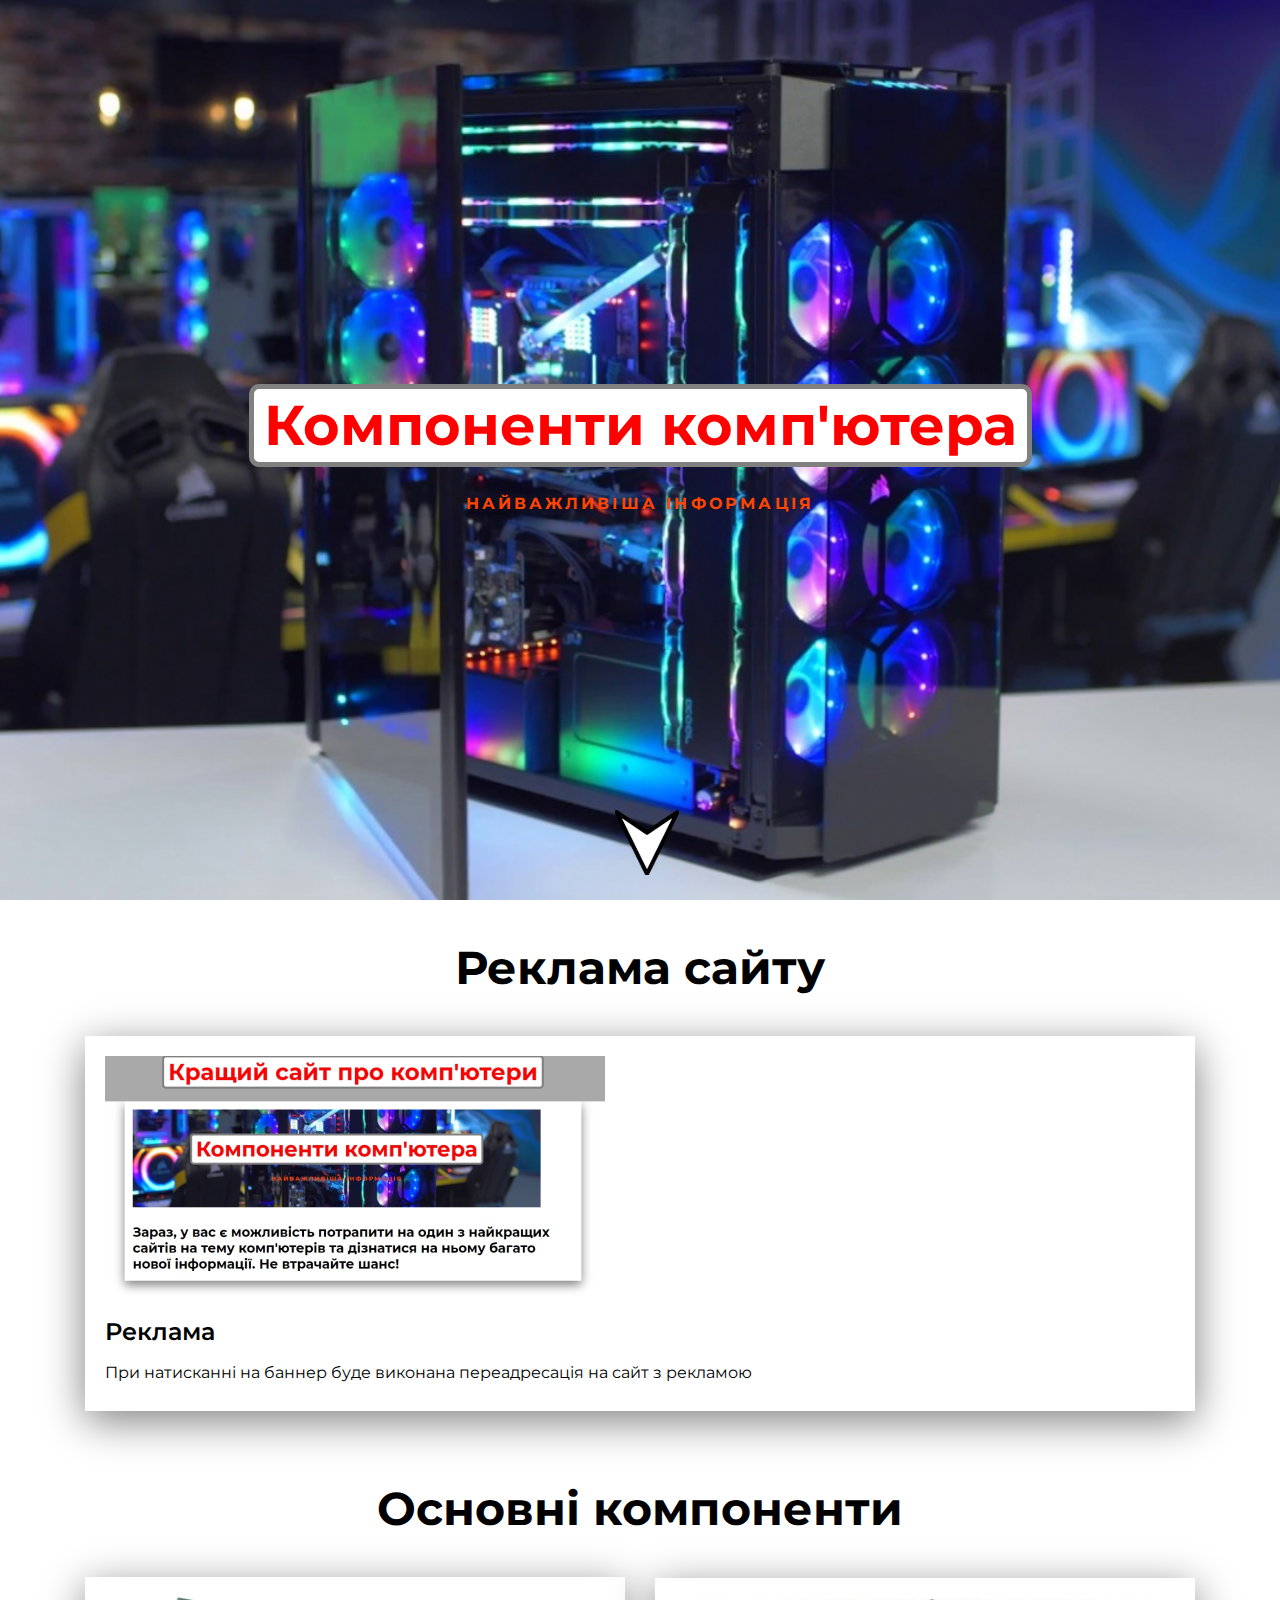
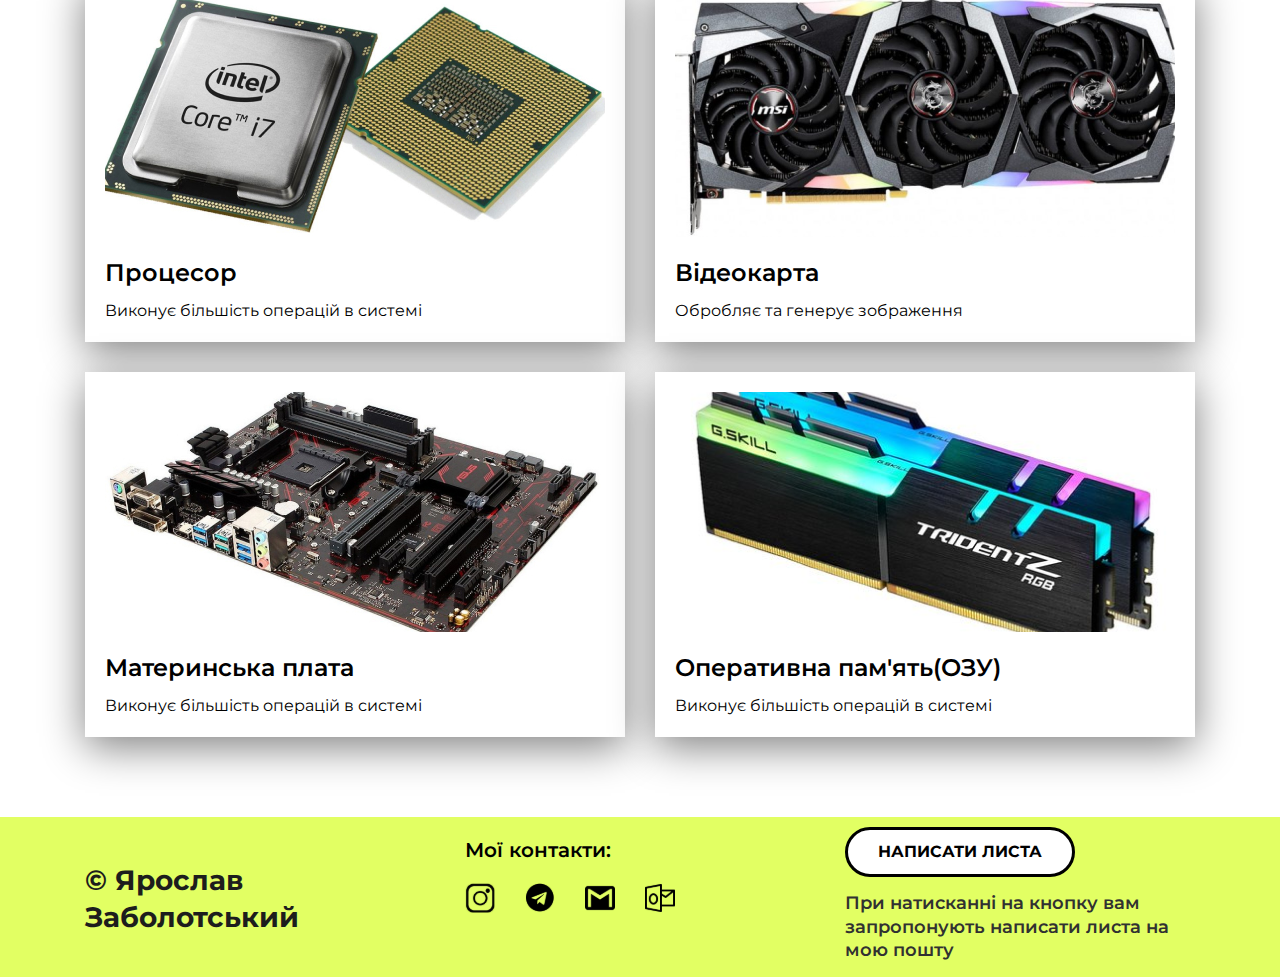
<file: index.html>
<html>
    <head>
        <title>Компоненти комп'ютера</title>
        <link rel="stylesheet" href="./css/index-styles.css">
        <link href="https://fonts.googleapis.com/css2?family=Montserrat:wght@400;600;700&display=swap" rel="stylesheet">
        <link rel="shortcut icon" href="./pic/icons/site-ico.ico" type="image/x-icon">
    </head>
    <body>
        <div class="header"> 
            <h1 class="header-title">Компоненти комп'ютера</h1>
            <p class="header-sub">Найважливіша інформація</p>
            <div class="header-arrow">
                <img src="./pic/arrow.svg" alt="arrow">
            </div>
        </div>
        <div class="menu">
            <div class="container">
                   <h2 class="componentlist-header">Реклама сайту</h2>
                   <a href="./ad.html" class="reklama" target="blank">
                   <div class="card-wrapper">
                    <div class="card-ad">
                        <img class="card-img" src="./pic/ad/ad-preview.jpg" alt="ad-preview">
                        <h3 class="card-title">Реклама</h3>
                        <p>При натисканні на баннер буде виконана переадресація на сайт з рекламою</p>
                    </div>
                   </div>
                   </a>
                   <h2 class="componentlist-header">Основні компоненти</h2>
                   <div class="card-wrapper">
                    <a href="./processor.html" name="top" class="proc-href">
                   <div class="card" style="margin-bottom: 30px;">
                       <img class="card-img" src="./pic/components-pic/processor.jpg" alt="Процессор">
                       <h3 class="card-title">Процесор</h3>
                       <p>Виконує більшість операцій в системі</p>
                   </div>
                </a>
                    <a href="./videokarta.html" name="top" class="proc-href">
                   <div class="card" style="margin-bottom: 30px;">
                        <img class="card-img" src="./pic/components-pic/videokarta.png" alt="Відеокарта">
                        <h3 class="card-title">Відеокарта</h3>
                        <p> Обробляє та генерує зображення</p>
                   </div>
                    </a>
                   <div class="card" style="margin-bottom: 30px;">
                        <img class="card-img" src="./pic/components-pic/materinka.jpg" alt="Материнська плата">
                        <h3 class="card-title">Материнська плата</h3>
                        <p>Виконує більшість операцій в системі</p>
                   </div>
                   <div class="card" style="margin-bottom: 30px;">
                        <img class="card-img" src="./pic/components-pic/operativa.png" alt="Оперативна пам'ять">
                        <h3 class="card-title">Оперативна пам'ять(ОЗУ)</h3>
                        <p>Виконує більшість операцій в системі</p>
                   </div>
                </div>
            </div>
        </div>
        <div class="contact">
            <div class="container" style="margin-bottom: 0%;">
                <div class="contact-row">
                    <div class="copyright copy-column">
                        <div class="copy-name">
                            &copy Ярослав Заболотський
                        </div>
                        <p></p>
                    </div>
                    <div class="contact-icons copy-column">
                        <p>Мої контакти:</p>
                        <div class="contact-icons-row">
                            <a href="https://www.instagram.com/memerchik/" target="blank">
                                <img src="./pic/icons/instagram.svg" alt="instagram" class="iconn">
                            </a>
                            <a href="https://t.me/memerchik" target="blank">
                                <img src="./pic/icons/telegram.svg" alt="telegram" class="iconn">
                            </a>
                            <a href="mailto:yaro3245gmail.com" target="blank">
                                <img src="./pic/icons/gmail.svg" alt="gmail" class="iconn">
                            </a>
                            <a href="mailto:zabolotskyi@dlit.dp.ua" target="blank">
                                <img src="./pic/icons/outlook.svg" alt="outlook" class="iconn">
                            </a>
                        </div>
                    </div>
                    <div class="contact-write copy-column">
                        <a href="mailto:yaro3245gmail.com" class="contact-button" target="blank">
                            Написати листа
                        </a>
                        <p>При натисканні на кнопку вам запропонують написати листа на мою пошту</p>
                    </div>
                </div>
            </div>
        </div>
    </body> 
</html>
</file>
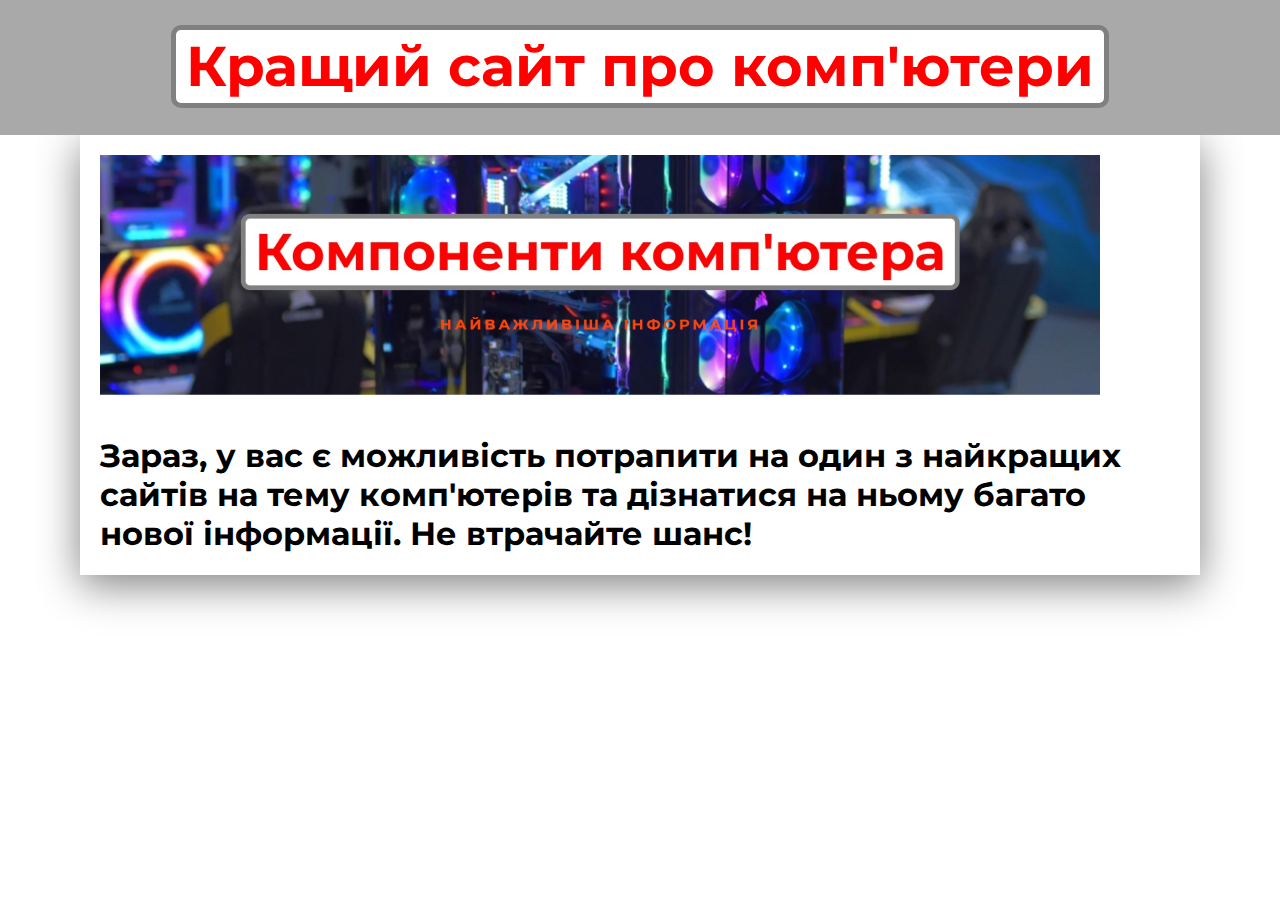
<file: ad.html>
<html>
    <head>
        <title>Компоненти комп'ютера</title>
        <link rel="stylesheet" href="./css/ad-styles.css">
        <link rel="shortcut icon" href="./pic/icons/site-ico.ico" type="image/x-icon">
        <link href="https://fonts.googleapis.com/css2?family=Montserrat:wght@400;600;700&display=swap" rel="stylesheet">
    </head>
    <body>
        <div class="header">
            <h1 class="header-title">Кращий сайт про комп'ютери</h1>
        </div>
        <a href="./index.html" class="ad-link" target="blank">
        <div class="menu">
        <div class="card-wrapper">
        <div class="card-ad">
            <img src="./pic/ad/ad.jpg" alt="ad" class="card-img">
            <h1>Зараз, у вас є можливість потрапити на один з найкращих сайтів на тему комп'ютерів та дізнатися на ньому багато нової інформації. Не втрачайте шанс!</h1>
        </div>
        </div>
    </div>
    </a>
    </body>
</html>
</file>
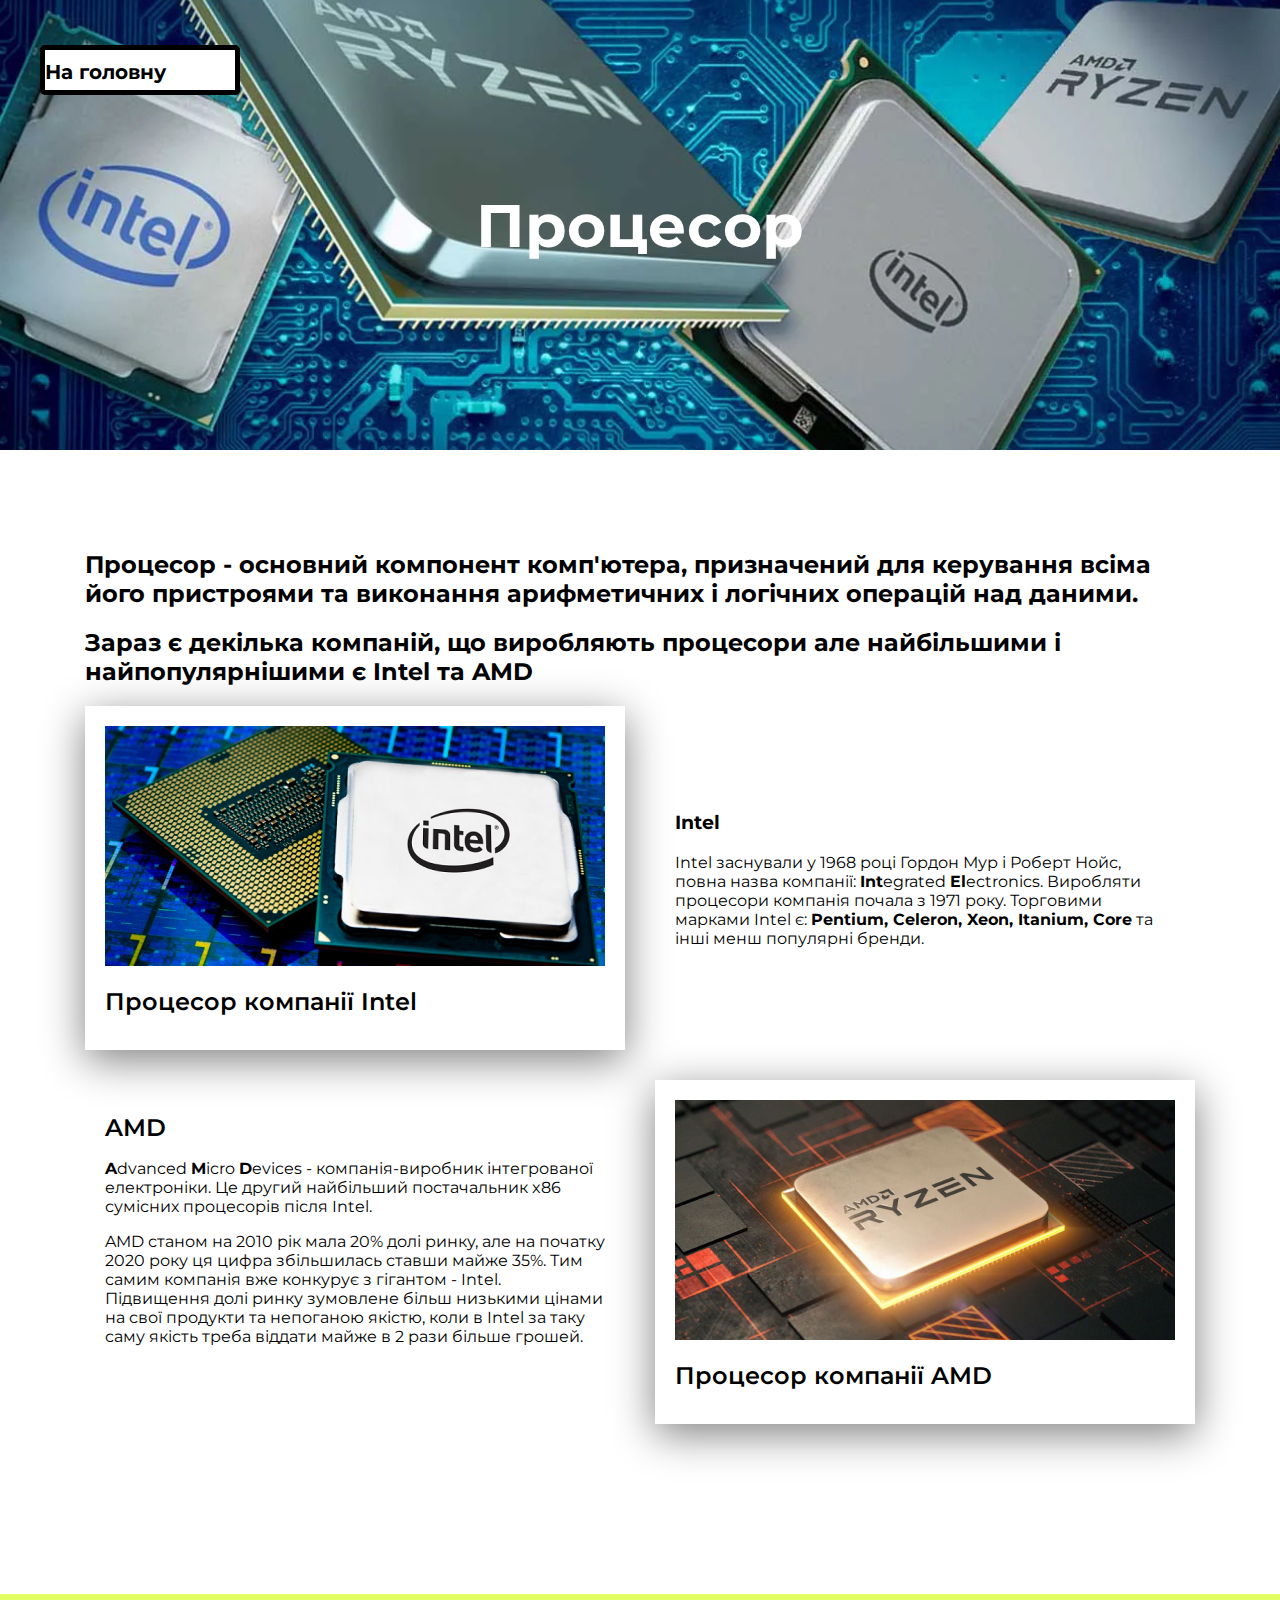
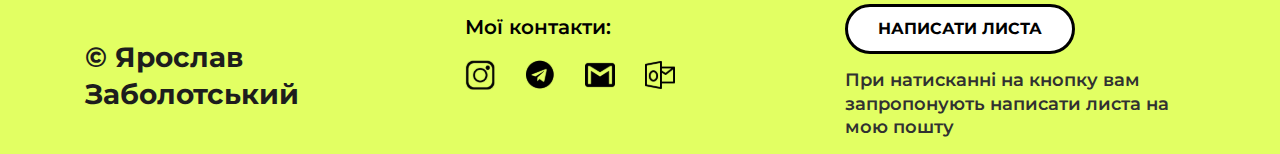
<file: processor.html>
<html>
    <head>
        <title>Компоненти комп'ютера</title>
        <link rel="stylesheet" href="./css/index-styles.css">
        <link rel="shortcut icon" href="./pic/icons/site-ico.ico" type="image/x-icon">
        <link href="https://fonts.googleapis.com/css2?family=Montserrat:wght@400;600;700&display=swap" rel="stylesheet">
    </head>
    <body>
        <div class="proc-header">
            <h1 style="font-size: 60; color: white">Процесор</h1>
            <a href="./index.html#top" class="index-href-href">
            <div class="index-href">
                <p>На головну</p>
            </div>
        </a>
        </div>
        <div class="processor-page">
            <div class="container">
                <h2 class="processor-header">Процесор - основний компонент комп'ютера, призначений для керування всіма його пристроями та виконання арифметичних і логічних операцій над даними.</h2>
                <h2 class="processor-header">Зараз є декілька компаній, що виробляють процесори але найбільшими і найпопулярнішими є Intel та AMD</h2>
                <div class="card-wrapper">
                    <div class="card">
                        <img class="card-img" src="./pic/processor/intel.jpg" alt="Intel">
                        <h3 class="card-title">Процесор компанії Intel</h3>
                    </div>
                    <div class="card-noshadow">
                         <h3>Intel</h3>
                         <p>Intel заснували у 1968 році Гордон Мур і Роберт Нойс, повна назва компанії: <b>Int</b>egrated <b>El</b>ectronics. Виробляти процесори компанія почала з 1971 року. Торговими марками Intel є:
                        <b>Pentium, Celeron, Xeon, Itanium, Core</b> та інші менш популярні бренди.
                    </p>
                    </div>
                    <div class="card-noshadow">
                         <h3 class="card-title">AMD</h3>
                         <p><b>A</b>dvanced <b>M</b>icro <b>D</b>evices - компанія-виробник інтегрованої електроніки. Це другий найбільший постачальник x86 сумісних процесорів після Intel.
                        </p>
                        <p>AMD станом на 2010 рік мала 20% долі ринку, але на початку 2020 року ця цифра збільшилась ставши майже 35%. Тим самим компанія вже конкурує з гігантом - Intel. 
                            Підвищення долі ринку зумовлене більш низькими цінами на свої продукти та непоганою якістю, коли в Intel за таку саму якість треба віддати майже в 2 рази більше грошей.
                        </p>
                    </div>
                    <div class="card">
                         <img class="card-img" src="./pic/processor/ryzen.jpg" alt="AMD">
                         <h3 class="card-title">Процесор компанії AMD</h3>
                    </div>
                 </div>
            </div>
        </div>
        <div class="contact">
            <div class="container" style="margin-bottom: 0%;">
                <div class="contact-row">
                    <div class="copyright copy-column">
                        <div class="copy-name">
                            &copy Ярослав Заболотський
                        </div>
                        <p></p>
                    </div>
                    <div class="contact-icons copy-column">
                        <p>Мої контакти:</p>
                        <div class="contact-icons-row">
                            <a href="https://www.instagram.com/memerchik/" target="blank">
                                <img src="./pic/icons/instagram.svg" alt="instagram">
                            </a>
                            <a href="https://t.me/memerchik" target="blank">
                                <img src="./pic/icons/telegram.svg" alt="telegram">
                            </a>
                            <a href="mailto:yaro3245gmail.com" target="blank">
                                <img src="./pic/icons/gmail.svg" alt="gmail">
                            </a>
                            <a href="mailto:zabolotskyi@dlit.dp.ua" target="blank">
                                <img src="./pic/icons/outlook.svg" alt="outlook">
                            </a>
                        </div>
                    </div>
                    <div class="contact-write copy-column">
                        <a href="mailto:yaro3245gmail.com" class="contact-button" target="blank">
                            Написати листа
                        </a>
                        <p>При натисканні на кнопку вам запропонують написати листа на мою пошту</p>
                    </div>
                </div>
            </div>
        </div>
    </body>
</html>
</file>
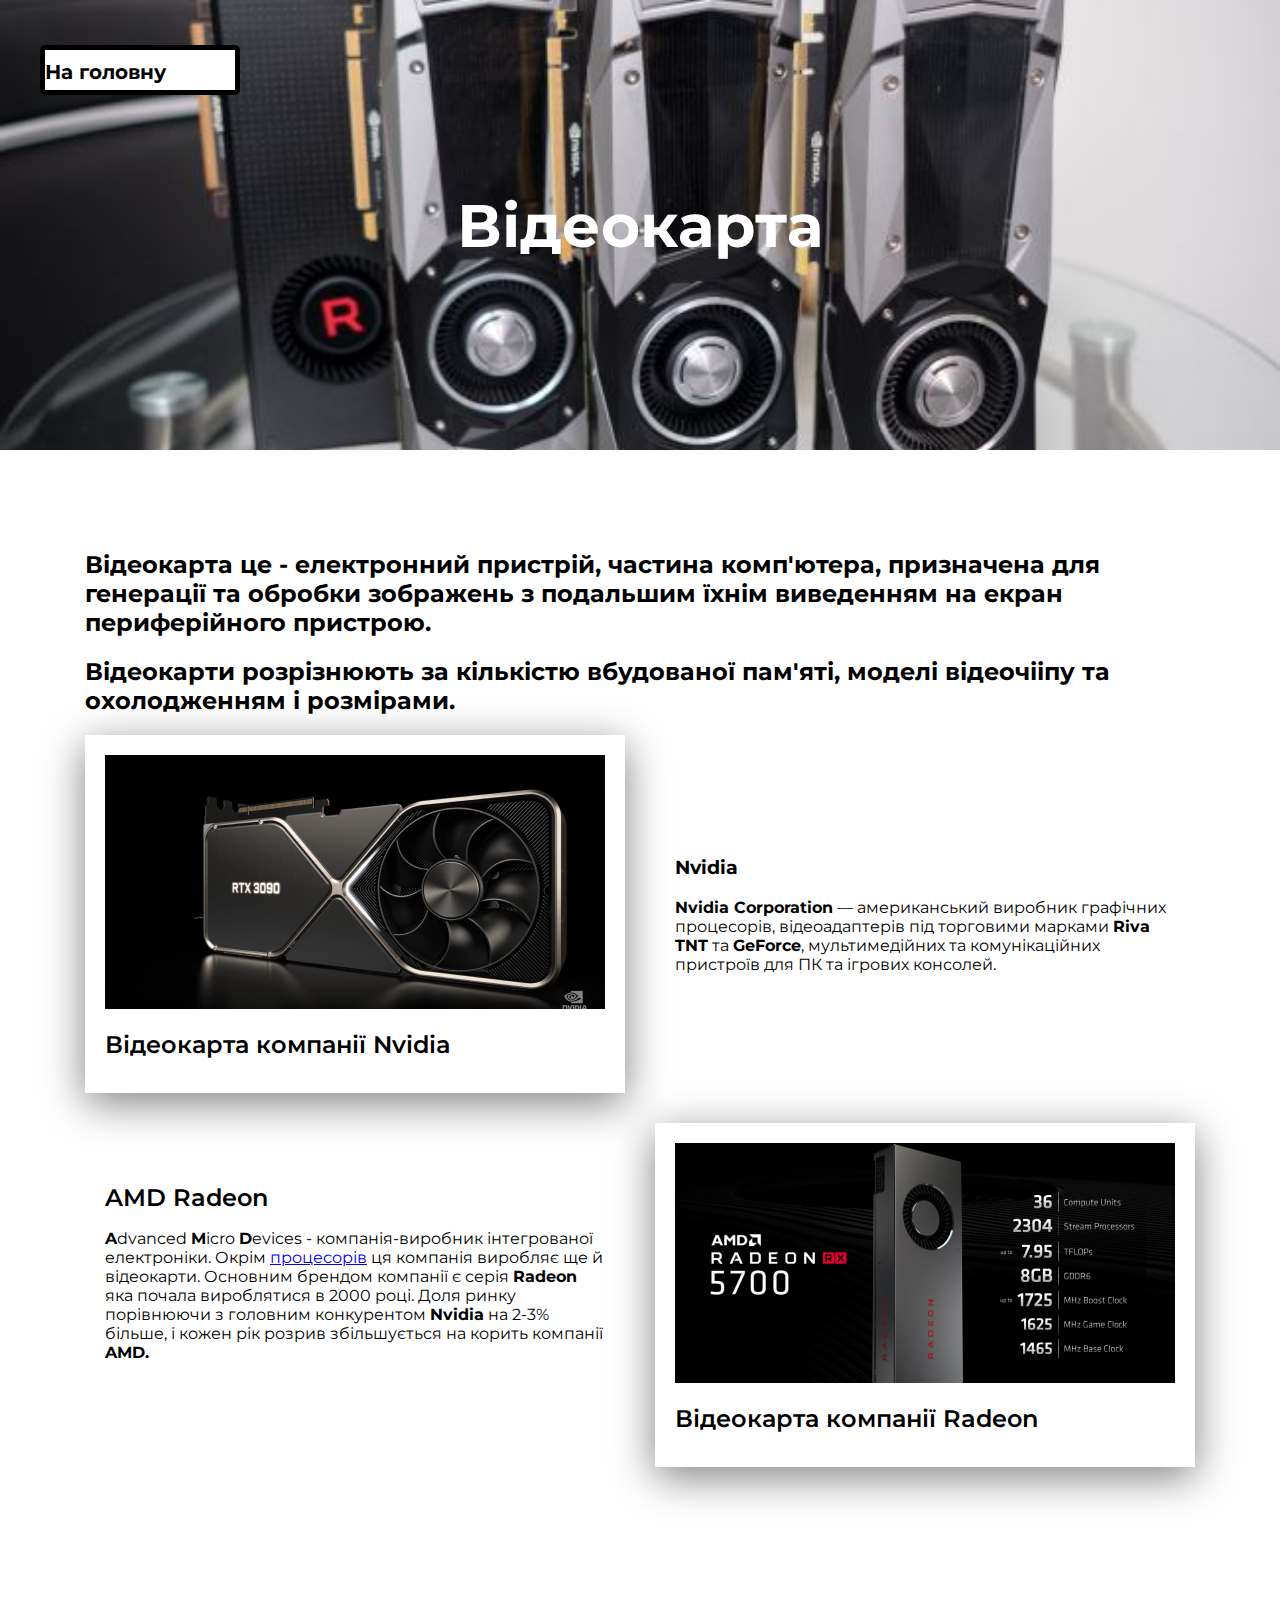
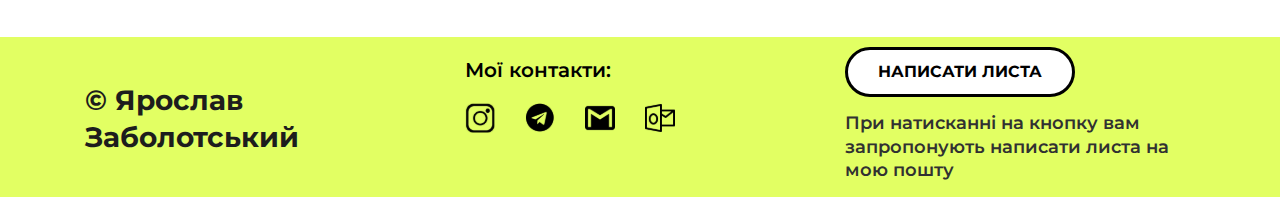
<file: videokarta.html>
<html>
    <head>
        <title>Компоненти комп'ютера</title>
        <link rel="stylesheet" href="./css/index-styles.css">
        <link rel="shortcut icon" href="./pic/icons/site-ico.ico" type="image/x-icon">
        <link href="https://fonts.googleapis.com/css2?family=Montserrat:wght@400;600;700&display=swap" rel="stylesheet">
    </head>
    <body>
        <div class="videokarta-header">
            <h1 style="font-size: 60; color: white">Відеокарта</h1>
            <a href="./index.html#top" class="index-href-href">
            <div class="index-href">
                <p>На головну</p>
            </div>
        </a>
        </div>
        <div class="processor-page">
            <div class="container">
                <h2 class="processor-header">Відеокарта це - електронний пристрій, частина комп'ютера, призначена для генерації та обробки зображень з подальшим їхнім виведенням на екран периферійного пристрою.</h2>
                <h2 class="processor-header">Відеокарти розрізнюють за кількістю вбудованої пам'яті, моделі відеочііпу та охолодженням і розмірами.</h2>
                <div class="card-wrapper">
                    <div class="card">
                        <img class="card-img" src="./pic/videokarta/nvidia.jpg" alt="Intel">
                        <h3 class="card-title">Відеокарта компанії Nvidia</h3>
                    </div>
                    <div class="card-noshadow">
                         <h3>Nvidia</h3>
                         <p><b>Nvidia Corporation</b> — американський виробник графічних процесорів, відеоадаптерів під торговими марками <b>Riva TNT</b> та <b>GeForce</b>, мультимедійних та комунікаційних пристроїв для ПК та ігрових консолей.
                    </p>
                    </div>
                    <div class="card-noshadow">
                         <h3 class="card-title">AMD Radeon</h3>
                         <p><b>A</b>dvanced <b>M</b>icro <b>D</b>evices - компанія-виробник інтегрованої електроніки. Окрім <a href="./processor.html">процесорів</a> ця компанія виробляє ще й відеокарти. 
                        Основним брендом компанії є серія <b>Radeon</b> яка почала вироблятися в 2000 році. Доля ринку порівнюючи з головним конкурентом <b>Nvidia</b> на 2-3% більше, і кожен рік розрив збільшується на корить компанії <b>AMD.</b> </p>
                    </div>
                    <div class="card">
                         <img class="card-img" src="./pic/videokarta/radeon.jpg" alt="AMD">
                         <h3 class="card-title">Відеокарта компанії Radeon</h3>
                    </div>
                 </div>
            </div>
        </div>
        <div class="contact">
            <div class="container" style="margin-bottom: 0%;">
                <div class="contact-row">
                    <div class="copyright copy-column">
                        <div class="copy-name">
                            &copy Ярослав Заболотський
                        </div>
                        <p></p>
                    </div>
                    <div class="contact-icons copy-column">
                        <p>Мої контакти:</p>
                        <div class="contact-icons-row">
                            <a href="https://www.instagram.com/memerchik/" target="blank">
                                <img src="./pic/icons/instagram.svg" alt="instagram">
                            </a>
                            <a href="https://t.me/memerchik" target="blank">
                                <img src="./pic/icons/telegram.svg" alt="telegram">
                            </a>
                            <a href="mailto:yaro3245gmail.com" target="blank">
                                <img src="./pic/icons/gmail.svg" alt="gmail">
                            </a>
                            <a href="mailto:zabolotskyi@dlit.dp.ua" target="blank">
                                <img src="./pic/icons/outlook.svg" alt="outlook">
                            </a>
                        </div>
                    </div>
                    <div class="contact-write copy-column">
                        <a href="mailto:yaro3245gmail.com" class="contact-button" target="blank">
                            Написати листа
                        </a>
                        <p>При натисканні на кнопку вам запропонують написати листа на мою пошту</p>
                    </div>
                </div>
            </div>
        </div>
    </body>
</html>
</file>
<file: css/index-styles.css>
* {
    box-sizing: border-box;
}

body {
    
    margin: 0;
    font-family: 'Montserrat', sans-serif;
}

.container {
    max-width: 1110px;
    margin-bottom: 50px;
    margin-left: auto;
    margin-right: auto;
}


.none {
    display:none !important;
}

.reklama {
    color: black;
    text-decoration: none;
}

.header {
    width: 100%;
    height: 100vh;
    background-color: darkgrey;
    background-image: url("./../pic/head/head-bg.jpg");
    background-size: cover;
    background-position: center;
    position: relative;

    display: flex;
    flex-direction: column;
    justify-content: center;
    align-items: center;
}

.header-title {
    margin: 0;
    margin-bottom: 25px;
    font-weight: 700;
    font-size: 56px;
    line-height: 130%;
    text-align: center;
    color: red;
    background-color: white;
    border: solid 5px grey;
    border-radius: 10px;
    padding-left: 10px;
    padding-right: 10px;
    }

.header-sub {
    margin: 0;
    font-weight: bold;
    font-size: 16px;
    line-height: 150%;
    text-align: center;
    letter-spacing: 0.2em;
    text-transform: uppercase;
    color: orangered;
}

.header-arrow {
    position: absolute;
    width: 50px;
    height: 50px;
    bottom: 40px;
    align-content: center;

}

.menu {
    width: 100%;
    background-color: white;
}


.componentlist-header {
    font-weight: 700;
    font-size: 46px;
    line-height: 130%;
    text-align: center;
    color: black;
}

.card-wrapper {
    display: flex;
    flex-wrap: wrap;
    justify-content: space-between;
    align-items: center;
}

.card-ad {
    margin-bottom: 30px;
    max-height: 375px;
    width: 1110px;
    background-color: white;
    box-shadow: 0px 10px 40px grey;
    padding: 20px;
}

.card {
    margin-bottom: 30px;
    max-height: 375px;
    max-width: 540px;
    background-color: white;
    box-shadow: 0px 10px 40px grey;
    padding: 20px;
}
.card:hover {
    transition-property: all;
    background-color: blue;
    transition-duration: 0.5s;
    transition-timing-function: ease;
    transition-delay: 0s;
    transform: scale(1.05);
}
.card:not(hover) {
    transition-property: all;
    background-color: white;
    transition-duration: 0.5s;
    transition-timing-function: ease;
    transition-delay: 0s;
    transform: scale(1.00);
}
.card p:hover {
    color:violet;
    transition-property: all;
    transition-duration: 0.5s;
}

.card p:not(hover) {
    color:black;
    transition-property: all;
    transition-duration: 0.5s;

}

.card-noshadow {
    margin-bottom: 30px;
    max-height: 375px;
    max-width: 540px;
    background-color: white;
    padding: 20px;
}
.card:last-child, .card:nth-last-child(2) {
    margin-bottom: 0;
}


.card-img {
    margin-bottom: 20px;
}

.card-title {
    margin: 0;
    margin-bottom: 13px;
    font-weight: 600;
    font-size: 24px;
    line-height: 130%;
    color: black;
}
.card p {
    font-size: 16px;
    line-height: 130%;
    color: black;
    margin: 0;
}

.contact {
    width: 100%;
    background-color:rgba(208, 255, 0, 0.61);
    color:black;
}
.contact-row {
    display: flex;
    justify-content: space-between;
}
.copyright {
    color: rgb(49, 49, 49);
}
.copy-column {
    max-width: 350px;
    flex-grow: 1;
}
.copy-name {
    margin-top: 45px;
    font-weight: 700;
    line-height: 1.3;
    font-size: 28px;
    color: rgb(29, 29, 29);
}
.copyright p {
    font-weight: 600;
    font-size: 16px;
    line-height: 1.3;
    margin-bottom: 15px;
}


.contact-icons p{
    font-weight: 600;
    font-size: 20px;
    line-height: 1.3;
}

.contact-icons-row {
    display: flex;
    align-items: center;

}
.contact-icons-row > * + *{
    margin-left: 30px;
}
.contact-button {
    height: 50px;
    margin-top: 10px;
    display: inline-block;
    border: 3px solid black;
    border-radius: 50px;
    font-weight: 700;
    font-size: 16px;
    padding-left: 30px;
    padding-right: 30px;
    line-height: 44px;
    text-transform: uppercase;
    background-color: white;
    text-decoration: none;
    color: black;

}

.contact-write p{
    margin: 15px 0;
    font-size: 18px;
    font-weight: 600;
    line-height: 1.3;
    color: rgb(49, 49, 49);
}



















.proc-header {
    width: 100%;
    height: 50vh;
    background-color: darkgrey;
    background-image: url("./../pic/processor/header-bg.jpg");
    background-size: cover;
    background-position: center;
    position: relative;

    display: flex;
    flex-direction: column;
    justify-content: center;
    align-items: center;
}



.proc-href {
    color: black;
    text-decoration: none;
    
}
.proc-href:hover {
    color: violet;
    transition-duration: 0.5s;
    text-decoration: none;
    
}

.proc-href:not(hover) {
    color: black;
    transition-duration: 0.5s;
    text-decoration: none;
    
}

.processor-page {
    padding-top: 80px;
    padding-bottom: 120px;
}
.index-href {
    position: absolute;
    width: 200px;
    height: 50px;
    left: 40px;
    top: 10%;
    font-weight: 700;
    font-size: 20px;
    line-height: 5px;
    border: solid 5px black;
    border-radius: 5px;
    color: black;
    background-color: white;
    align-content: left;
}

.videokarta-header {
    width: 100%;
    height: 50vh;
    background-image: url("./../pic/videokarta/videokarta.jpg");
    background-size: cover;
    background-position: center;
    position: relative;

    display: flex;
    flex-direction: column;
    justify-content: center;
    align-items: center;
}
</file>
<file: css/ad-styles.css>
body {
    
    margin: 0;
    font-family: 'Montserrat', sans-serif;
}

.container {
    max-width: 1110px;
    margin-bottom: 50px;
    margin-left: auto;
    margin-right: auto;
}

.menu {
    width: 100%;
    background-color: white;
}

.ad-link {
    text-decoration: none;
    color: black;
}

.header {
    width: 100%;
    height: 15vh;
    background-color: darkgrey;
    background-size: cover;
    background-position: center;
    position: relative;

    display: flex;
    flex-direction: column;
    justify-content: unset;
    align-items: center;
}

.header-title {
    margin: 0;
    margin-bottom: 25px;
    margin-top: 25px;
    font-weight: 700;
    font-size: 56px;
    line-height: 130%;
    text-align: center;
    color: red;
    background-color: white;
    border: solid 5px grey;
    border-radius: 10px;
    padding-left: 10px;
    padding-right: 10px;
}
.card-wrapper {
    display: flex;
    flex-wrap: wrap;
    justify-content: space-between;
    align-items: center;
}
.card-ad {
    margin-left: auto;
    margin-right: auto;
    margin-bottom: 30px;
    max-height: 400px;
    max-width: 1080px;
    background-color: white;
    box-shadow: 0px 10px 40px grey;
    padding: 20px;
    
}

.card-img {
    margin-bottom: 20px;
}
</file>
